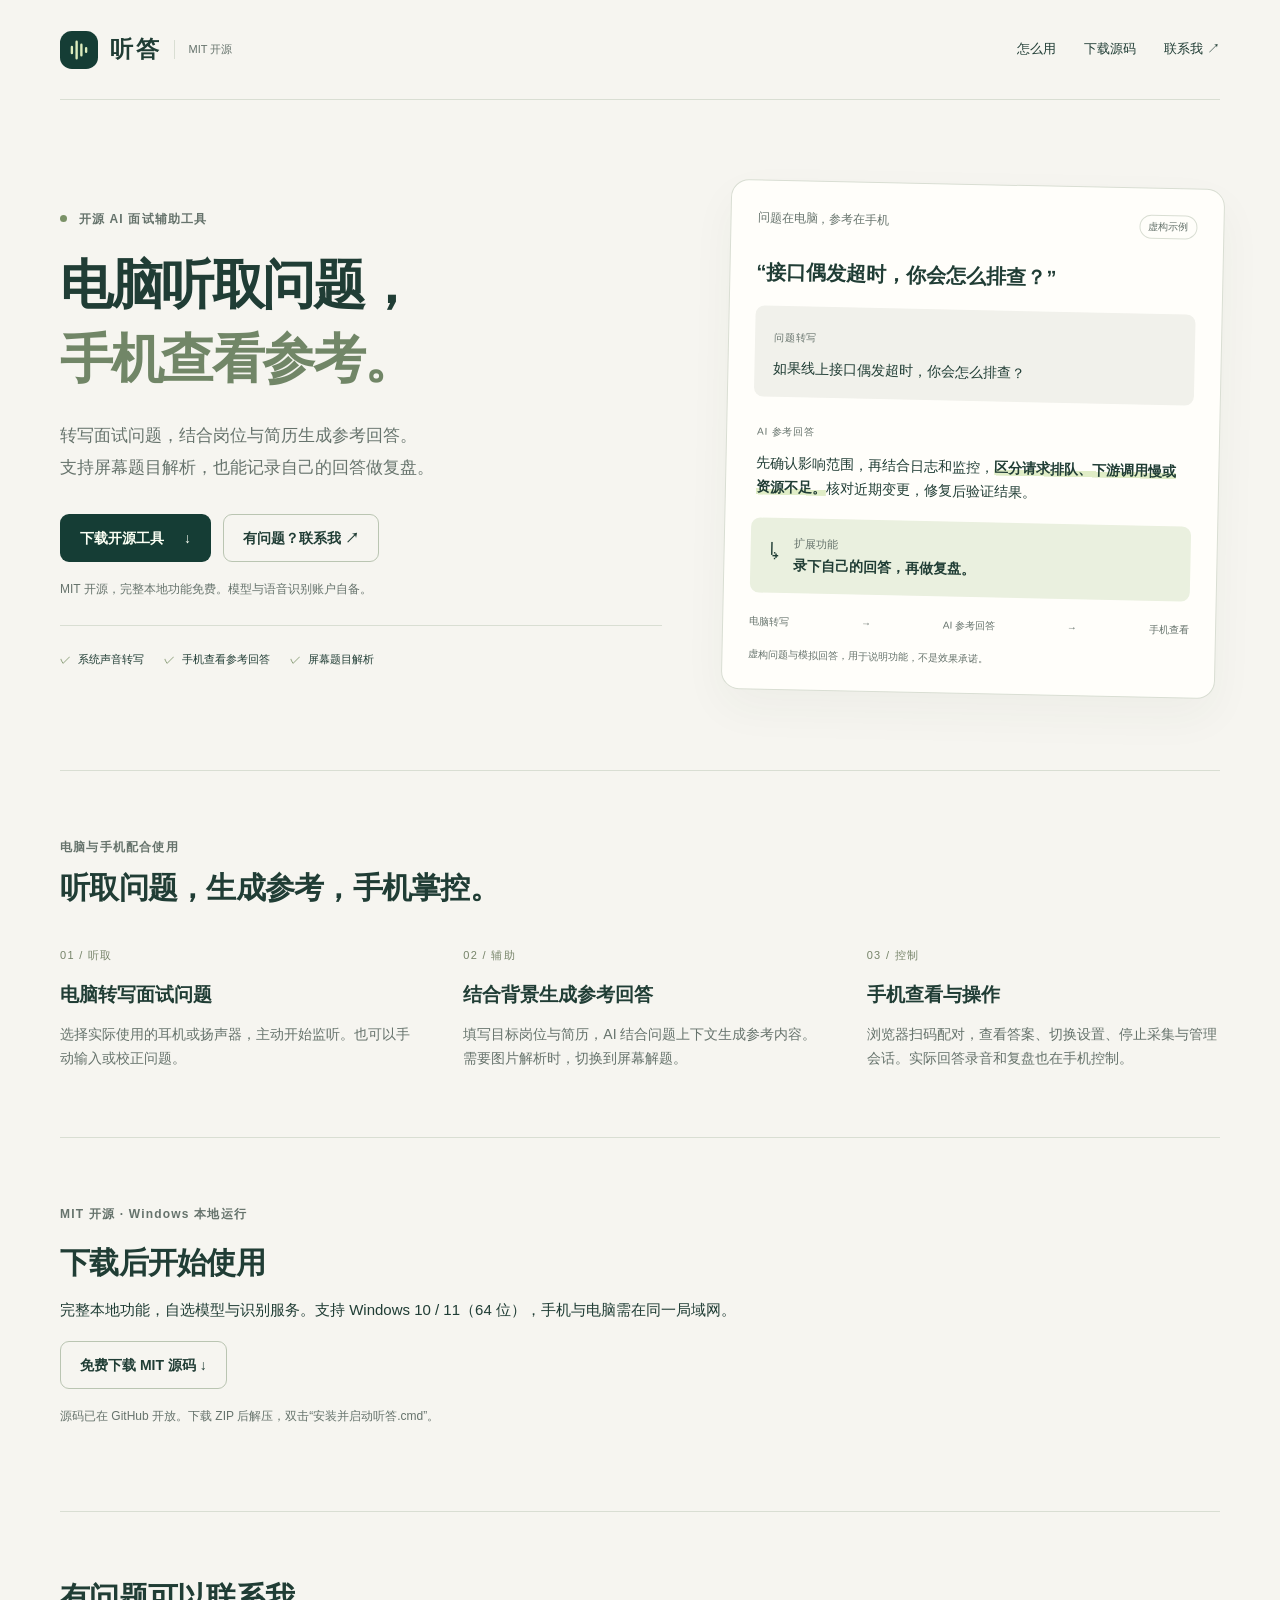
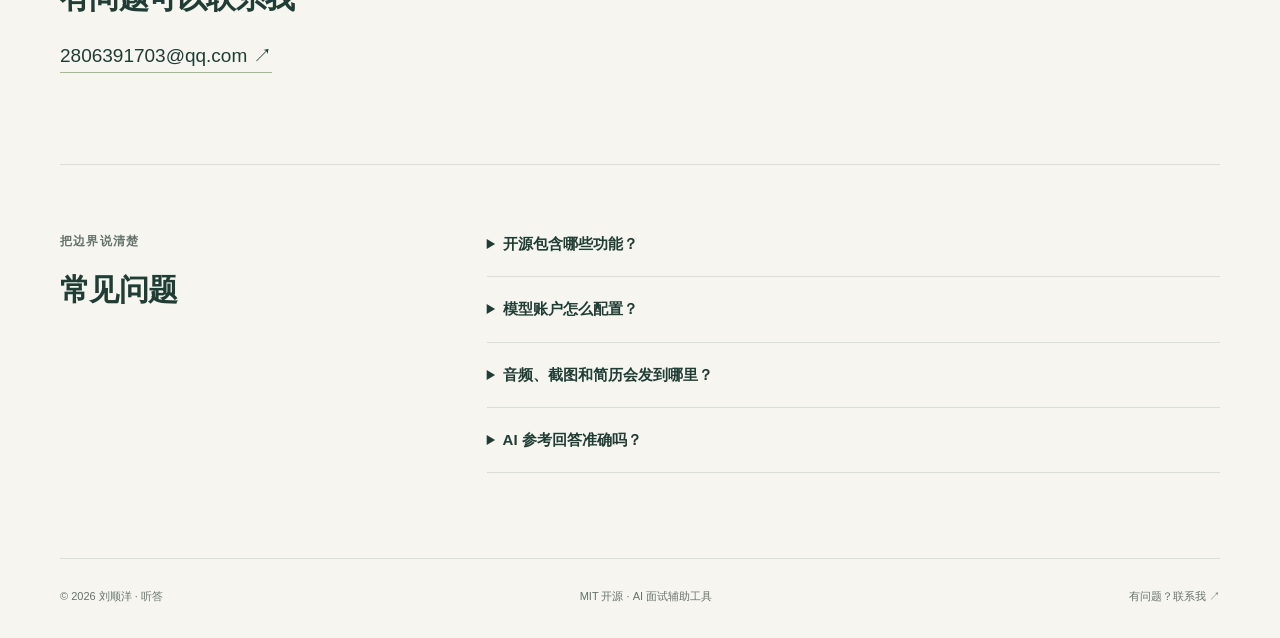
<file: web/services.html>
<!doctype html>
<html lang="zh-CN">
<head>
  <meta charset="utf-8">
  <meta name="viewport" content="width=device-width, initial-scale=1">
  <meta name="theme-color" content="#f6f5f0">
  <meta name="description" content="听答是一款 MIT 开源的 Windows AI 面试辅助工具。电脑转写问题、AI 生成参考回答、手机查看与控制，支持屏幕题目解析和实际回答复盘。有问题可以联系我。">
  <title>听答 · 开源 AI 面试辅助工具</title>
  <link rel="icon" href="./icon.svg" type="image/svg+xml">
  <link rel="stylesheet" href="./services.css">
</head>
<body>
  <a class="skip-link" href="#main">跳到正文</a>
  <div class="page-shell">
    <header class="site-header">
      <a class="brand" href="#"><img src="./icon.svg" width="38" height="38" alt=""><span>听答</span><small>MIT 开源</small></a>
      <nav aria-label="页面导航"><a href="#how">怎么用</a><a href="#self-host">下载源码</a><a href="#contact">联系我 ↗</a></nav>
    </header>
    <main id="main">
      <section class="hero" aria-labelledby="hero-title">
        <div>
          <p class="eyebrow"><span class="status-dot"></span> 开源 AI 面试辅助工具</p>
          <h1 id="hero-title">电脑听取问题，<br><span>手机查看参考。</span></h1>
          <p class="hero-copy">转写面试问题，结合岗位与简历生成参考回答。<br>支持屏幕题目解析，也能记录自己的回答做复盘。</p>
          <div class="actions"><a class="button primary" href="#self-host">下载开源工具 <span aria-hidden="true">↓</span></a><a class="button secondary" href="#contact">有问题？联系我 ↗</a></div>
          <p class="hero-note">MIT 开源，完整本地功能免费。模型与语音识别账户自备。</p>
          <ul class="feature-strip"><li>系统声音转写</li><li>手机查看参考回答</li><li>屏幕题目解析</li></ul>
        </div>
        <aside class="review-preview" aria-label="虚构的问题转写与参考回答示例">
          <div class="preview-header"><span>问题在电脑，参考在手机</span><span class="example-tag">虚构示例</span></div>
          <p class="example-question">“接口偶发超时，你会怎么排查？”</p>
          <div class="answer-sample"><span class="label">问题转写</span><p>如果线上接口偶发超时，你会怎么排查？</p></div>
          <div class="review-sample"><span class="label">AI 参考回答</span><p>先确认影响范围，再结合日志和监控，<strong>区分请求排队、下游调用慢或资源不足。</strong>核对近期变更，修复后验证结果。</p></div>
          <div class="follow-up"><span aria-hidden="true">↳</span><p>扩展功能<br><strong>录下自己的回答，再做复盘。</strong></p></div>
          <div class="preview-footer"><span>电脑转写</span><i aria-hidden="true">→</i><span>AI 参考回答</span><i aria-hidden="true">→</i><span>手机查看</span></div>
          <p class="example-note">虚构问题与模拟回答，用于说明功能，不是效果承诺。</p>
        </aside>
      </section>

      <section class="section process-section" id="how" aria-labelledby="how-title">
        <div class="section-heading"><p class="eyebrow">电脑与手机配合使用</p><h2 id="how-title">听取问题，生成参考，手机掌控。</h2></div>
        <div class="process-grid">
          <article><span class="step">01 / 听取</span><h3>电脑转写面试问题</h3><p>选择实际使用的耳机或扬声器，主动开始监听。也可以手动输入或校正问题。</p></article>
          <article><span class="step">02 / 辅助</span><h3>结合背景生成参考回答</h3><p>填写目标岗位与简历，AI 结合问题上下文生成参考内容。需要图片解析时，切换到屏幕解题。</p></article>
          <article><span class="step">03 / 控制</span><h3>手机查看与操作</h3><p>浏览器扫码配对，查看答案、切换设置、停止采集与管理会话。实际回答录音和复盘也在手机控制。</p></article>
        </div>
      </section>

      <section class="section" id="self-host" aria-labelledby="download-title">
        <p class="eyebrow">MIT 开源 · Windows 本地运行</p>
        <h2 id="download-title">下载后开始使用</h2>
        <p>完整本地功能，自选模型与识别服务。支持 Windows 10 / 11（64 位），手机与电脑需在同一局域网。</p>
        <a id="source-link" class="button secondary" href="https://github.com/feju0384-star/interview-companion/archive/refs/heads/main.zip">免费下载 MIT 源码 ↓</a>
        <p class="hero-note" id="source-note">源码已在 GitHub 开放。下载 ZIP 后解压，双击“安装并启动听答.cmd”。</p>
      </section>

      <section class="section" id="contact" aria-labelledby="contact-title">
        <span id="booking" aria-hidden="true"></span>
        <h2 id="contact-title">有问题可以联系我</h2>
        <a class="contact-email" href="mailto:2806391703@qq.com">2806391703@qq.com ↗</a>
      </section>

      <section class="section faq-section" aria-labelledby="faq-title">
        <div><p class="eyebrow">把边界说清楚</p><h2 id="faq-title">常见问题</h2></div>
        <div class="faq-list">
          <details><summary>开源包含哪些功能？</summary><p>当前完整本地功能均在 MIT 源码中。MIT 允许按其条件使用、修改、分发和商业使用，需保留版权与许可声明。</p></details>
          <details><summary>模型账户怎么配置？</summary><p>使用自己的回答模型和语音识别账户，在手机设置中配置。调用费用和服务可用性以对应服务商为准。</p></details>
          <details><summary>音频、截图和简历会发到哪里？</summary><p>采集由你主动开启；音频发送给配置的识别服务，问题、岗位与简历发送给回答模型，屏幕解析发送所选区域的截图。生成复盘时另行发送实际回答。当前会话存于电脑进程内，清空或重启前请导出；云端保留政策以服务商为准。这个介绍页不读取应用设置，也不接收录音和简历。</p></details>
          <details><summary>AI 参考回答准确吗？</summary><p>转写、识题、参考回答与复盘都可能出错，需要自行核对。请用于允许辅助工具的面试、模拟面试等场景。</p></details>
        </div>
      </section>
    </main>
    <footer class="site-footer"><span>© 2026 刘顺洋 · 听答</span><span>MIT 开源 · AI 面试辅助工具</span><a href="mailto:2806391703@qq.com">有问题？联系我 ↗</a></footer>
  </div>
</body>
</html>
</file>
<file: web/services.css>
:root{--paper:#f6f5f0;--card:#fffefa;--ink:#203d35;--muted:#66736c;--line:#d9ded3;--green:#153d35;--lime:#dcecbd;--soft:#eef0e6}
*{box-sizing:border-box}html{scroll-behavior:smooth;scroll-padding-top:24px}body{margin:0;background:var(--paper);color:var(--ink);font:15px/1.75 "Segoe UI","Microsoft YaHei",sans-serif}a{color:inherit;text-decoration:none}a:hover{text-decoration:underline}button,input,select,textarea{font:inherit}button{cursor:pointer}a,button,input,textarea,select{touch-action:manipulation}button:focus-visible,a:focus-visible,summary:focus-visible,input:focus-visible,textarea:focus-visible,select:focus-visible{outline:3px solid #7c9564;outline-offset:4px}[hidden]{display:none!important}h1,h2,h3,p{margin-top:0}h1,h2,h3{line-height:1.35}h2{font-size:30px;letter-spacing:-.025em;margin-bottom:14px}h3{font-size:21px;margin-bottom:14px}p{margin-bottom:18px}.page-shell{width:min(1160px,calc(100% - 80px));margin:auto}.site-header{min-height:100px;border-bottom:1px solid var(--line);display:flex;align-items:center;justify-content:space-between;gap:28px}.brand{display:flex;align-items:center;gap:12px}.brand span{font-size:23px;font-weight:700;letter-spacing:.12em}.brand small{font-size:11px;border-left:1px solid var(--line);padding-left:14px;color:var(--muted);white-space:nowrap}nav{display:flex;gap:28px;font-size:13px}nav a{padding:10px 0}.skip-link{position:absolute;top:-100px;left:16px;background:var(--green);color:white;padding:8px 16px;z-index:5}.skip-link:focus{top:8px}.hero{display:grid;grid-template-columns:1.22fr 1fr;gap:64px;align-items:center;padding:84px 0 76px}.eyebrow{font-size:12px;color:var(--muted);letter-spacing:.1em;font-weight:600}.status-dot{display:inline-block;width:7px;height:7px;border-radius:50%;background:#7a9167;margin-right:7px;vertical-align:1px}h1{font-size:clamp(36px,4.15vw,53px);letter-spacing:-.045em;font-weight:600;line-height:1.4;margin-bottom:24px}h1 span{color:#718667}.hero-copy{font-size:17px;line-height:1.9;color:var(--muted);margin-bottom:30px}.actions{display:flex;gap:12px;align-items:center;flex-wrap:wrap}.button{display:inline-flex;justify-content:center;align-items:center;gap:20px;min-height:48px;padding:10px 19px;border-radius:9px;font-size:14px;font-weight:600;border:1px solid transparent;text-decoration:none!important;transition:background .15s}.primary{background:var(--green);color:#fbfff4}.primary:hover{background:#2b5749}.secondary{background:transparent;border-color:#bac5b2}.secondary:hover{background:#e9eddf}.hero-note{font-size:12px;color:var(--muted);margin-top:17px}.feature-strip{padding:24px 0 0;list-style:none;display:flex;gap:20px;font-size:11px;flex-wrap:wrap;margin:25px 0 0;border-top:1px solid var(--line)}.feature-strip li::before{content:"✓";margin-right:7px;color:#637d4e}.review-preview{background:var(--card);border:1px solid var(--line);border-radius:18px;padding:26px;box-shadow:0 18px 45px #25432f0b;transform:rotate(1.2deg)}.preview-header{display:flex;justify-content:space-between;gap:12px;align-items:center;font-size:12px;color:var(--muted);margin-bottom:25px}.example-tag{border:1px solid var(--line);padding:2px 8px;border-radius:20px;font-size:10px;white-space:nowrap}.example-question{font-size:20px;font-weight:600;line-height:1.6}.answer-sample{padding:17px 19px;background:#f1f1eb;border-radius:9px}.answer-sample p,.review-sample p{margin:7px 0 0;font-size:14px}.label{font-size:10px;letter-spacing:.08em;color:var(--muted)}.review-sample{padding:20px 4px 18px}.review-sample strong{font-weight:600;background:linear-gradient(transparent 62%,#e0edc6 62%)}.follow-up{display:flex;gap:13px;background:#eaf0df;padding:16px 18px;border-radius:9px}.follow-up>span{font-size:23px}.follow-up p{font-size:11px;color:var(--muted);margin:0}.follow-up strong{font-size:14px;color:var(--ink)}.preview-footer{display:flex;justify-content:space-between;gap:8px;padding-top:20px;font-size:10px;color:var(--muted)}.preview-footer i{font-style:normal}.example-note{font-size:10px;color:var(--muted);margin:15px 0 0}.section{padding:66px 0;border-top:1px solid var(--line)}.section-heading{margin-bottom:32px}.section-heading .eyebrow{margin-bottom:10px}.process-grid{display:grid;grid-template-columns:repeat(3,minmax(0,1fr));gap:50px}.process-grid h3{font-size:19px;margin-top:15px}.process-grid p{font-size:14px;color:var(--muted);margin:0}.step{font:11px/1.4 "Segoe UI",sans-serif;letter-spacing:.12em;color:#768469}.split-heading{display:flex;justify-content:space-between;gap:24px;align-items:flex-end}.split-heading>p{font-size:12px;color:var(--muted);text-align:right;margin-bottom:16px}.pricing-grid{display:grid;grid-template-columns:repeat(3,minmax(0,1fr));gap:18px}.price-card{position:relative;padding:30px 26px 22px;border:1px solid var(--line);border-radius:13px;display:flex;flex-direction:column;background:var(--card);min-width:0}.plan-kicker{font-size:11px;color:var(--muted);margin-bottom:10px}.price-card h3{font-size:22px;margin-bottom:12px}.price{font-size:43px;font-weight:600;letter-spacing:-.05em;line-height:1.4;margin-bottom:15px}.price span{font-size:12px;font-weight:400;color:var(--muted);letter-spacing:0}.plan-description{font-size:13px;color:var(--muted);min-height:46px;margin-bottom:10px}.price-card ul{list-style:none;padding:20px 0 16px;margin:0 0 18px;border-top:1px solid var(--line);font-size:12px;flex:1}.price-card li{position:relative;padding-left:19px;margin-bottom:13px}.price-card li::before{content:"✓";position:absolute;left:0;color:#6e8559}.featured{border:1.5px solid var(--green);background:#f9fbf3}.card-badge{position:absolute;top:-14px;right:20px;background:var(--green);color:var(--lime);border-radius:20px;padding:3px 12px;font-size:11px}.card-note{font-size:11px;color:var(--muted);margin:14px 0 0;min-height:39px}.scope-note{display:flex;align-items:baseline;gap:20px;font-size:12px;padding:22px 3px 0;color:var(--muted)}.scope-note strong{white-space:nowrap;color:var(--ink)}.scope-note p{margin:0}.booking-section{display:grid;grid-template-columns:1fr 1.25fr;gap:70px}.booking-intro>p{color:var(--muted);max-width:350px;font-size:14px}.booking-intro h2{line-height:1.5;font-size:32px;margin-bottom:20px}.contact-email{font-size:19px;border-bottom:1px solid #a5b891;display:inline-block;margin:6px 0 25px;overflow-wrap:anywhere}.small{font-size:12px!important;color:var(--muted);line-height:1.8}.inquiry-card{background:var(--card);padding:28px;border:1px solid var(--line);border-radius:13px}.field-row{display:grid;grid-template-columns:1fr 1fr;gap:14px}label{display:block;font-size:12px;font-weight:600;margin-bottom:18px}input,select,textarea{display:block;width:100%;min-width:0;margin-top:7px;border:1px solid #cbd2c3;border-radius:7px;background:#fffefa;color:var(--ink);padding:10px 11px;font-size:13px;font-weight:400}textarea{resize:vertical;line-height:1.7}textarea::placeholder,input::placeholder{color:#7a827c}select{min-height:44px}.draft-details{margin:0 0 22px;border-bottom:1px solid var(--line);padding-bottom:12px}.draft-details summary{font-size:12px;color:var(--muted);cursor:pointer}.draft-label{font-size:11px;font-weight:400;margin:12px 0 0;color:var(--muted)}#inquiry-draft{font-size:12px}#inquiry-builder>.small{margin:14px 0 0}.status-message{margin:9px 0 0;font-size:12px;min-height:21px}.faq-section{display:grid;grid-template-columns:1fr 2fr;gap:60px}.faq-list details{padding:0 0 19px;margin-bottom:19px;border-bottom:1px solid var(--line)}.faq-list summary{font-weight:600;font-size:15px;cursor:pointer;padding-right:15px}.faq-list p{font-size:13px;color:var(--muted);margin:15px 0 0}.site-footer{border-top:1px solid var(--line);padding:28px 0 32px;display:flex;justify-content:space-between;gap:20px;font-size:11px;color:var(--muted)}
@media(min-width:1400px){.hero{padding-top:96px;padding-bottom:88px}}
@media(max-width:950px){.page-shell{width:calc(100% - 48px)}.hero{gap:30px}.review-preview{padding:21px}.feature-strip{gap:12px}.pricing-grid{gap:12px}.price-card{padding:27px 18px 18px}.booking-section{gap:36px}.inquiry-card{padding:22px}.field-row{grid-template-columns:1fr;gap:0}h2{font-size:26px}}
@media(max-width:720px){.site-header{min-height:82px;gap:12px;flex-wrap:wrap;padding:16px 0}nav{gap:18px;font-size:12px}.brand small{font-size:10px;padding-left:10px}.brand{gap:9px}.brand span{font-size:21px}.hero{grid-template-columns:1fr;padding:46px 0 44px;gap:35px}h1{font-size:39px}.hero-copy{font-size:15px}.feature-strip{margin-top:23px;padding-top:18px}.review-preview{transform:none;max-width:480px;width:100%;justify-self:center}.section{padding:43px 0}.section-heading{margin-bottom:25px}.process-grid{gap:24px;grid-template-columns:1fr}.process-grid article{border-left:2px solid #cbd8b8;padding-left:19px}.process-grid h3{margin-top:9px;margin-bottom:9px}.split-heading{display:block}.split-heading>p{text-align:left;margin-top:18px}.pricing-grid{grid-template-columns:1fr;gap:28px}.price-card{padding:25px}.plan-description{min-height:0}.price-card ul{margin-bottom:8px;padding-bottom:2px}.card-note{min-height:0}.price-card .button{width:100%}.scope-note{display:block;margin-top:6px}.scope-note p{margin-top:7px}.booking-section,.faq-section{grid-template-columns:1fr;gap:25px}.booking-intro h2{font-size:30px}.booking-intro>p{max-width:none}.booking-intro .contact-email{margin-bottom:15px}.inquiry-card{padding:21px}.field-row{grid-template-columns:1fr}.faq-section{gap:12px}.site-footer{flex-wrap:wrap;justify-content:flex-start;gap:9px 20px}.site-footer>span:nth-child(2){width:100%;order:3}}
@media(max-width:380px){.page-shell{width:calc(100% - 32px)}h1{font-size:33px}.actions{gap:10px}.button{padding:10px 14px;gap:9px;font-size:13px}.price-card{padding:22px}.inquiry-card{padding:18px}.example-question{font-size:18px}nav{width:100%;justify-content:space-between}}
@media(prefers-reduced-motion:reduce){html{scroll-behavior:auto}.button{transition:none}}
</file>
